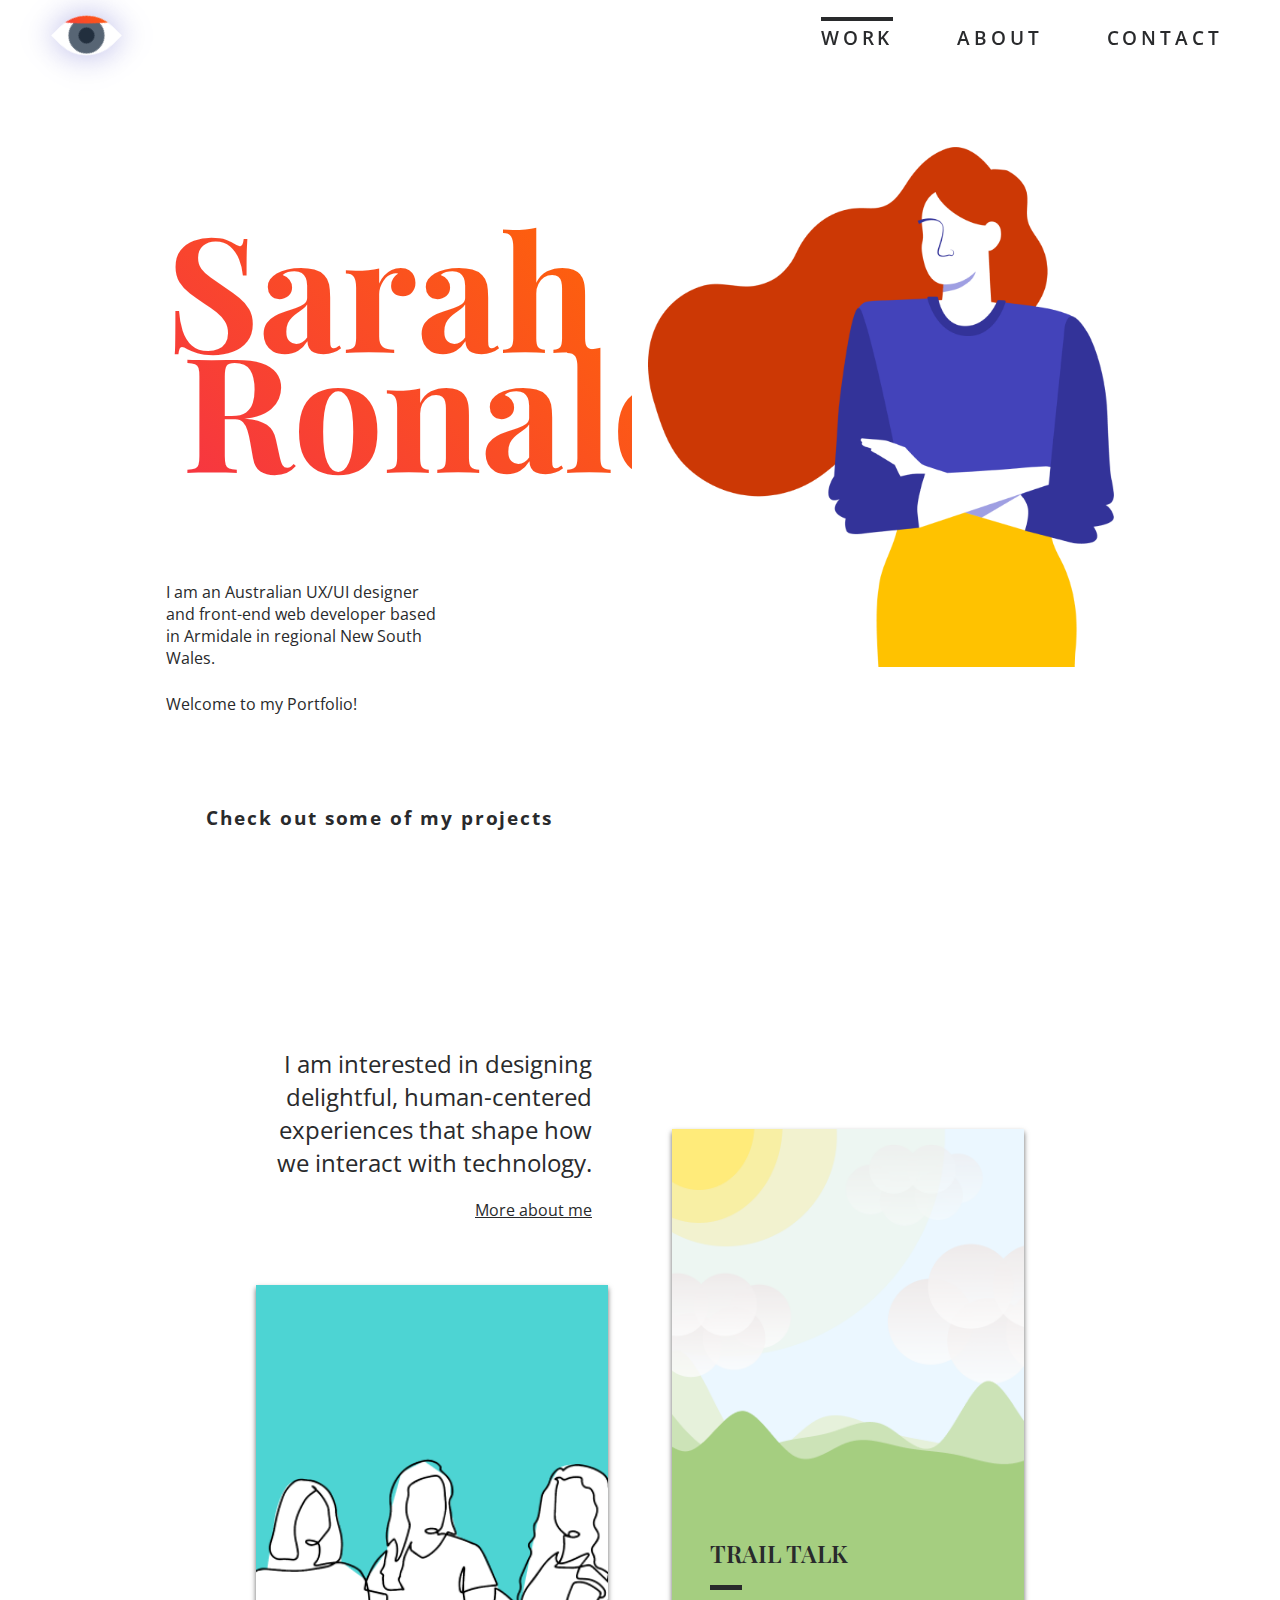
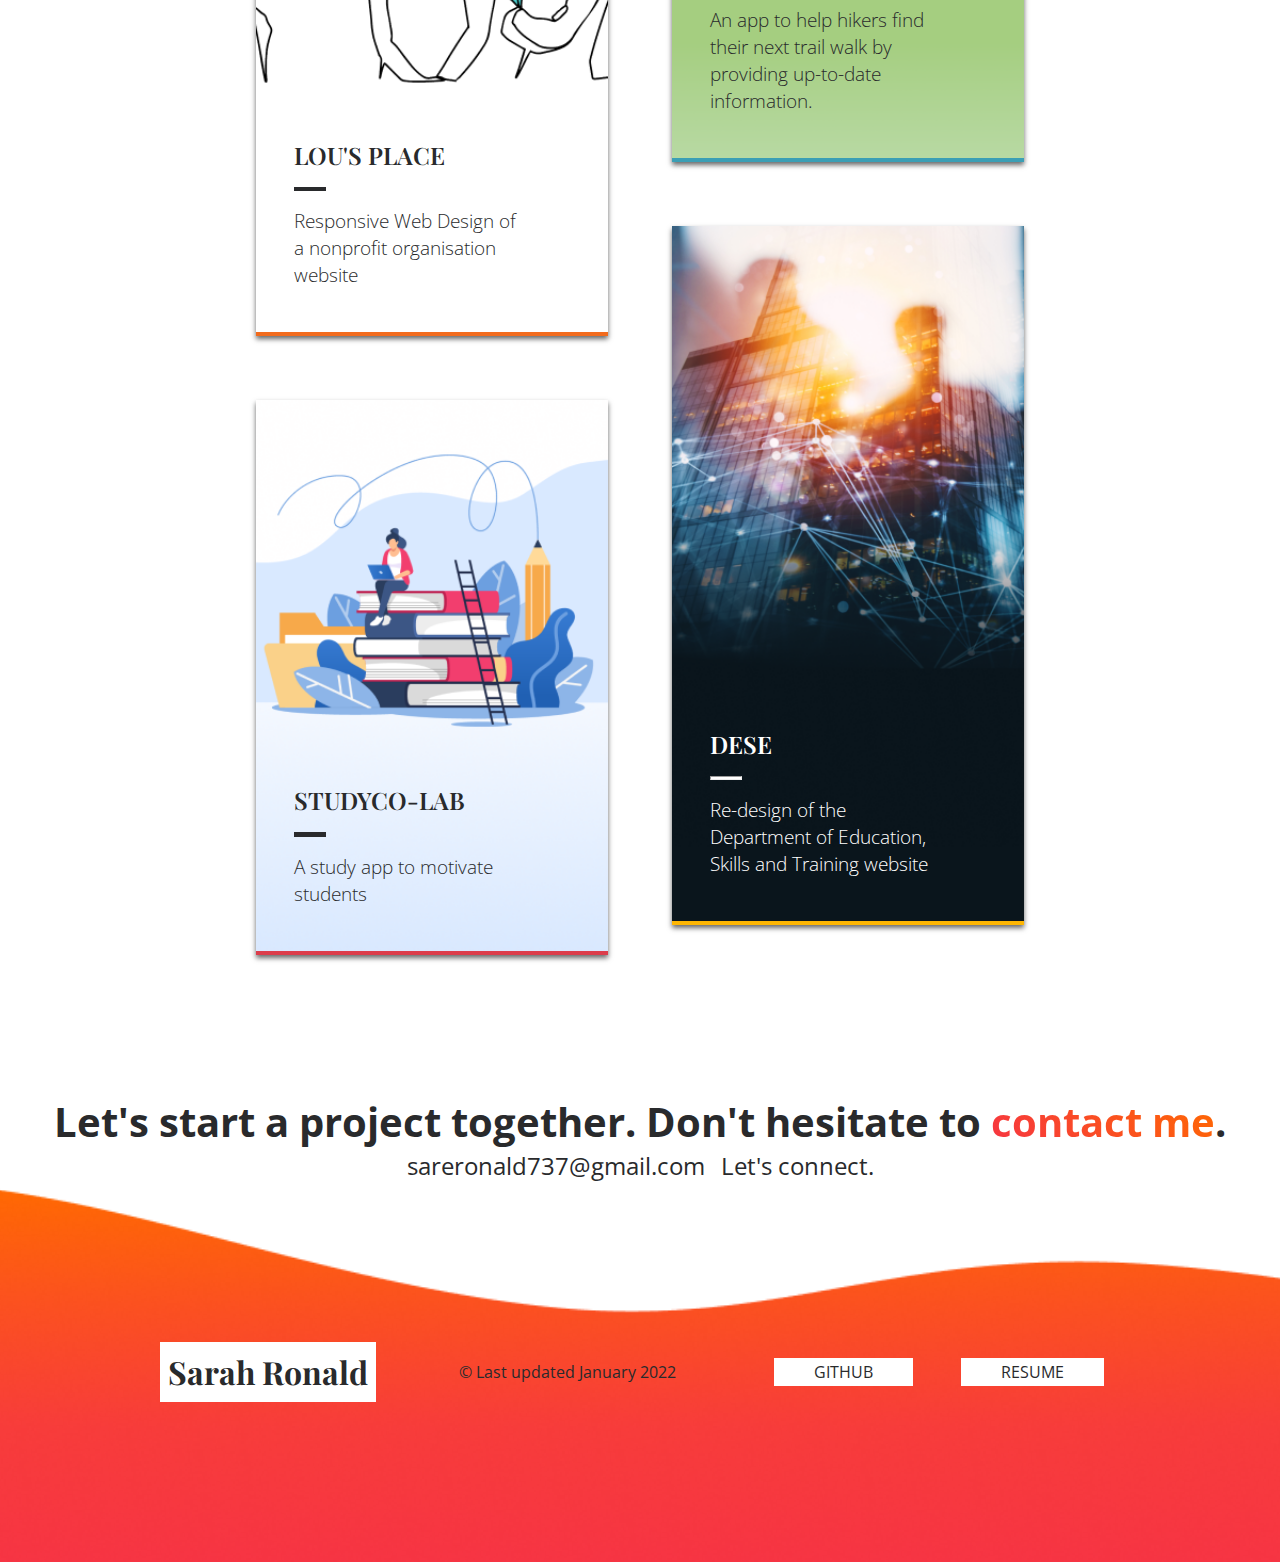
<file: index.html>
<!DOCTYPE html>
<html lang="en">
  <head>
    <meta charset="UTF-8" />
    <meta http-equiv="X-UA-Compatible" content="IE=edge" />
    <meta name="viewport" content="width=device-width, initial-scale=1.0" />
    <link rel="shortcut icon" href="assets/images/favicon.ico" type="image" />
    <title>Sarah Ronald UX/UI Portfolio</title>
    <!-- Google font link: Playfair Display -->
    <link rel="preconnect" href="https://fonts.googleapis.com" />
    <link rel="preconnect" href="https://fonts.gstatic.com" crossorigin />
    <link
      href="https://fonts.googleapis.com/css2?family=Playfair+Display:ital,wght@0,400;0,500;0,600;0,700;0,800;0,900;1,400;1,500;1,600;1,700;1,800;1,900&display=swap"
      rel="stylesheet"
    />
    <!-- Google Font link: Open Sans -->
    <link rel="preconnect" href="https://fonts.googleapis.com" />
    <link rel="preconnect" href="https://fonts.gstatic.com" crossorigin />
    <link
      href="https://fonts.googleapis.com/css2?family=Open+Sans:ital,wght@0,300;0,400;0,500;0,600;0,700;0,800;1,300;1,400;1,500;1,600;1,700;1,800&display=swap"
      rel="stylesheet"
    />
    <!-- Link to css document -->
    <link rel="stylesheet" href="assets/css/style.css" />

    <!--Font Awesome CDN Stylesheet-->
    <link
      rel="stylesheet"
      href="https://use.fontawesome.com/releases/v5.8.1/css/all.css"
      integrity="sha384-50oBUHEmvpQ+1lW4y57PTFmhCaXp0ML5d60M1M7uH2+nqUivzIebhndOJK28anvf"
      crossorigin="anonymous"
    />
    <!-- Global site tag (gtag.js) - Google Analytics -->
    <script
      async
      src="https://www.googletagmanager.com/gtag/js?id=G-RV700F9DMK"
    ></script>
    <script>
      window.dataLayer = window.dataLayer || [];
      function gtag() {
        dataLayer.push(arguments);
      }
      gtag("js", new Date());

      gtag("config", "G-RV700F9DMK");
    </script>
  </head>

  <body>
    <!-- preloader -->
    <!-- <div class="preloader">
      <img src="./assets/images/loading.png" />
    </div> -->
    <!-- Navigation -->
    <header class="primary-navbar flex">
      <!-- Toggle for Responsive navigation -->
      <a href="#hero" class="brand">
        <div class="eye">
          <div class="shut">
            <span></span>
          </div>
          <div class="ball"></div>
        </div>
      </a>
      <button
        class="mobile-nav-toggle"
        aria-controls="primary-navigation"
        aria-expanded="false"
      >
        <span class="sr-only">Menu</span>
        <!-- Menu -->
      </button>
      <nav>
        <ul
          id="primary-navigation"
          data-visible="false"
          class="primary-navigation flex"
        >
          <li class="nav-item active">
            <a href="#projects-container">Work</a>
          </li>
          <li class="nav-item">
            <a href="about.html">About</a>
          </li>
          <li class="nav-item">
            <a href="#contact-me">Contact</a>
          </li>
        </ul>
      </nav>
    </header>
    <!-- Landing page - hero section -->
    <header id="hero" class="landing-header">
      <div class="grid-6">
        <div class="myName">
          <h1 class="first">Sarah</h1>
          <h1 class="last">Ronald</h1>
        </div>
        <div class="description">
          <h4 class="description-text">
            I am an Australian UX/UI designer and front-end web developer based
            in Armidale in regional New South Wales.
          </h4>
          <h4 class="description-text">Welcome to my Portfolio!</h4>
        </div>
        <div class="flex check-out">
          <div>
            <a
              href="#projects-container"
              id="check-out"
              class="underlined-gradient"
            >
              Check out some of my projects
            </a>
          </div>
          <div class="arrow bounce">
            <a href="#projects-container"> <i class="fas fa-angle-down"></i></a>
          </div>
        </div>
      </div>
      <div class="grid-6">
        <img
          src="assets/images/asset1.png"
          alt="Sarah Ronald"
          id="self-portrait"
          class="illustration"
        />
      </div>
    </header>

    <!-- Projects/work section -->
    <section id="projects-container ln">
      <div class="project-work">
        <div class="project-intro">
          <h4 class="large-body-text">
            I am interested in designing delightful, human-centered experiences
            that shape how we interact with technology.
          </h4>
          <div class="more-about-me">
            <a href="./about.html" id="more-about-me"
              >More about me <i class="fas fa-long-arrow-alt-right"></i
            ></a>
          </div>
        </div>
        <div class="project-card" id="lous">
          <div class="card-text">
            <a href="./lous.html" class="serif-title">Lou's Place</a>
            <hr class="card-line" />
            <p class="project-description">
              Responsive Web Design of a nonprofit organisation website
            </p>
          </div>
          <a href="./lous.html"
            ><img
              src="./assets/images/lous.png"
              alt="Image of lou's place - a day refuge for women in Sydney"
              class="portfolio-image"
          /></a>
        </div>
        <div class="project-card" id="studyCoLab">
          <div class="card-text">
            <a href="#" class="serif-title">StudyCo-Lab</a>
            <hr class="card-line" />
            <p class="project-description">
              A study app to motivate students
            </p>
          </div>
          <a href="#"
            ><img
              src="./assets/images/studyco-lab.png"
              alt="Image of StudyCo-lab App"
              class="portfolio-image"
          /></a>
        </div>
        <br />
        <!-- <div class="project-card ln" id="travelSafe">
          <div class="card-text-white white-text">
            <a href="#" class="serif-title">TravelSafe</a>
            <hr class="card-line-white" />
            <p class="project-description">
              A post-pandemic travel app that provides the most recent safety
              information for travellers
            </p>
          </div>
          <a href="#"
            ><img
              src="./assets/images/travelsafe.png"
              alt="Travel-Safe app for post-pandemic travel plans"
              class="portfolio-image"
          /></a>
        </div> -->
        <div class="project-card" id="trailTalk">
          <div class="card-text">
            <a href="#" class="serif-title">Trail Talk</a>
            <hr class="card-line" />
            <p class="project-description">
              An app to help hikers find their next trail walk by providing
              up-to-date information.
            </p>
          </div>
          <a href="#"
            ><img
              src="./assets/images/trail-talk.png"
              alt="Trail Talk app for interactive trail walks"
              class="portfolio-image"
          /></a>
        </div>
        <div class="project-card" id="dese">
          <div class="card-text-white white-text">
            <a href="#" class="serif-title">DESE</a>
            <hr class="card-line-white" />
            <p class="project-description">
              Re-design of the Department of Education, Skills and Training
              website
            </p>
          </div>
          <a href="#"
            ><img
              src="./assets/images/dese.png"
              alt="Department of Education, skills and employment re-design"
              class="portfolio-image"
          /></a>
          <div class="underline"></div>
        </div>
      </div>
    </section>

    <!-- footer section -->
    <footer>
      <div class="contact" id="contact-me">
        <h4>
          Let's start a project together. Don't hesitate to
          <span class="contact-me"
            ><a
              href="mailto:sareronald737@gmail.com?subject=hi%20Sarah"
              class="nav-item"
              >contact me</a
            ></span
          >.
        </h4>
      </div>
      <div class="flex footer-details">
        <a
          href="mailto:sareronald737@gmail.com?subject=Let's%20Connect"
          class="contact-sml"
        >
          <i class="fas fa-envelope gradient-fill"></i>
          sareronald737@gmail.com
        </a>
        <a href="www.linkedin.com/in/sarah-ronald" class="contact-sml">
          <i class="fab fa-linkedin gradient-fill"></i> Let's connect.
        </a>
      </div>
      <div class="footer-wave">
        <div class="footer-list flex">
          <h4 class="footer-name">Sarah Ronald</h4>
          <h4 class="copyright">
            &copy; Last updated January 2022
          </h4>
          <ul class="footer-links flex">
            <li class="footer-item">
              <a href="https://github.com/sareronald">Github</a>
            </li>
            <li class="footer-item">
              <a
                href="https://docs.google.com/document/d/1bbbNCrFUxD9Xr7DOs7CdYop4pV-kHfoYLT13YX8KgdU/edit?usp=sharing"
                >Resume</a
              >
            </li>
          </ul>
        </div>
      </div>
    </footer>

    <script src="https://ajax.googleapis.com/ajax/libs/jquery/3.4.1/jquery.min.js"></script>
    <script src="assets/js/index.js"></script>
  </body>
</html>
</file>
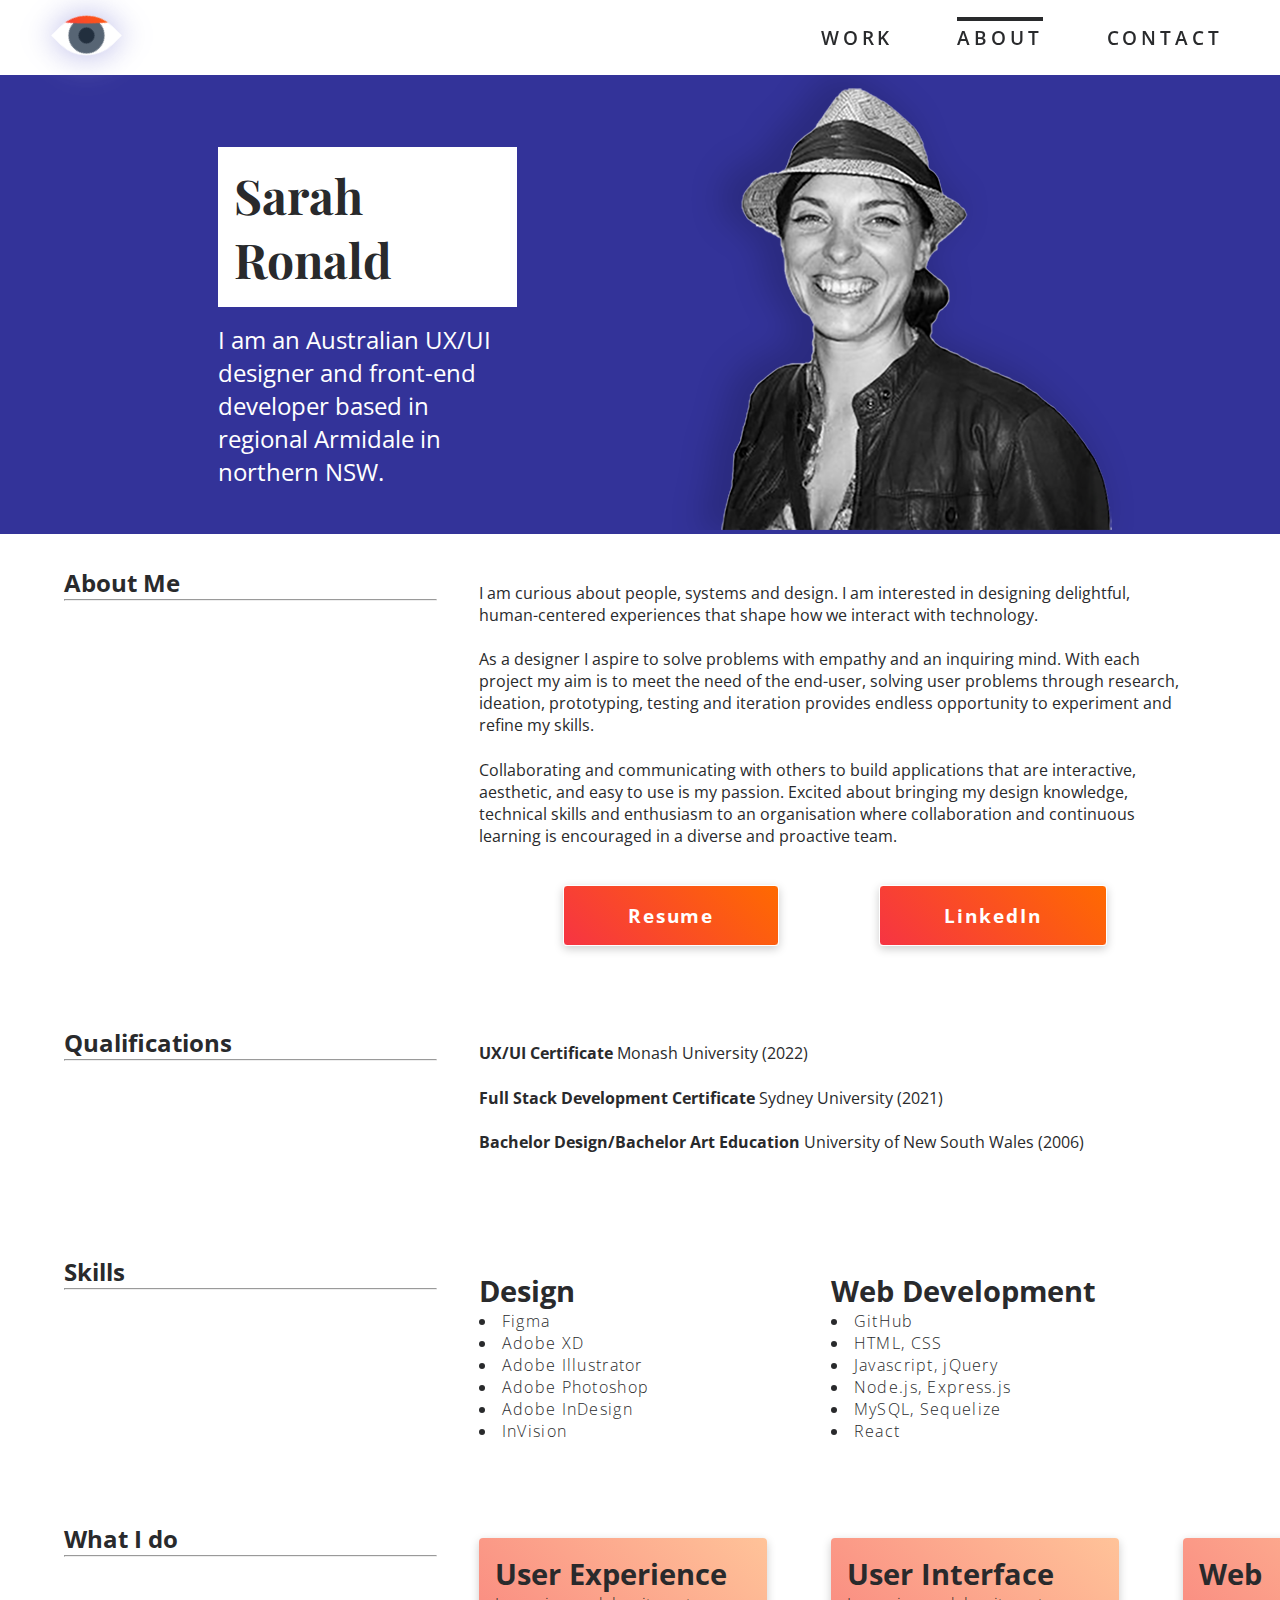
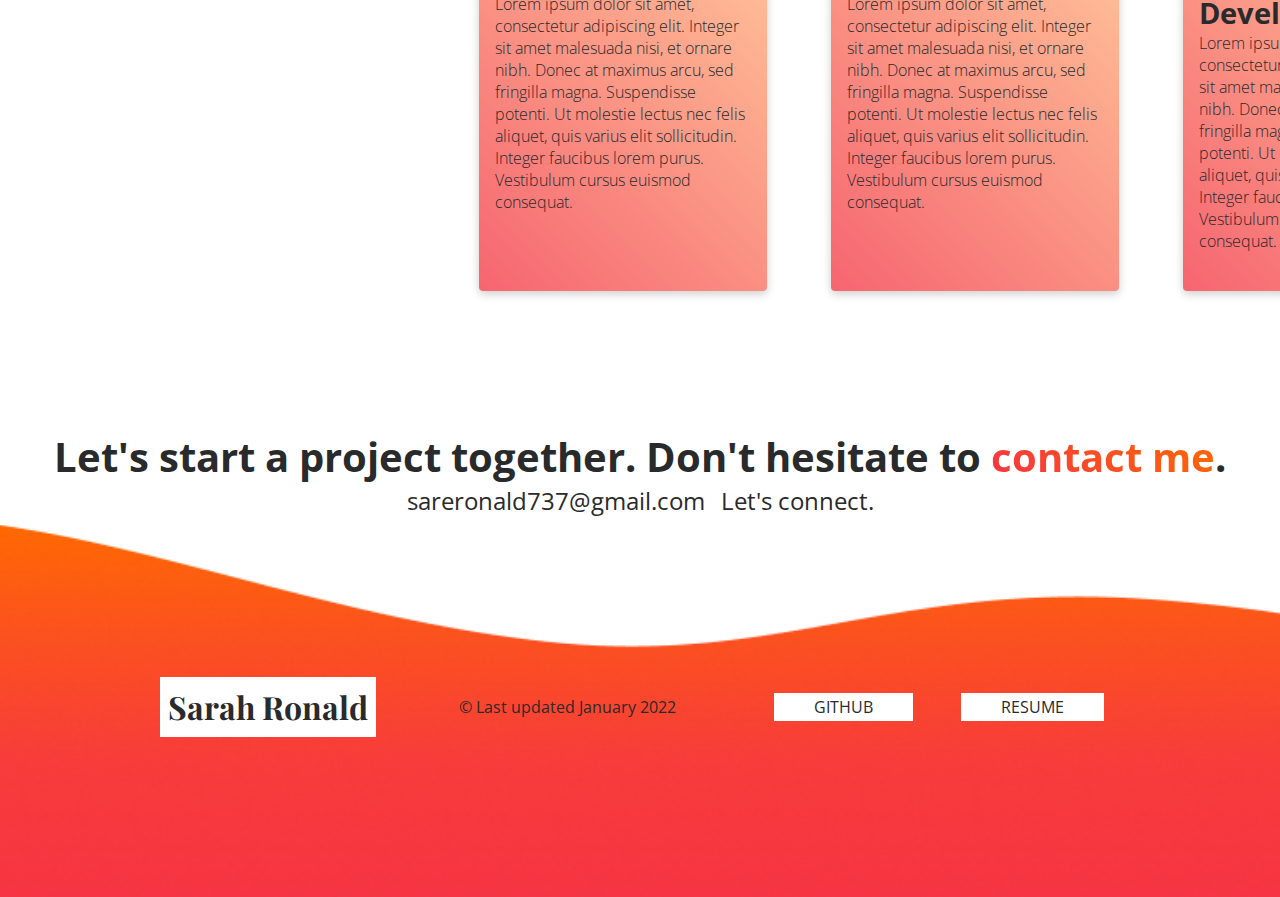
<file: about.html>
<!DOCTYPE html>
<html lang="en">
  <head>
    <meta charset="UTF-8" />
    <meta http-equiv="X-UA-Compatible" content="IE=edge" />
    <meta name="viewport" content="width=device-width, initial-scale=1.0" />
    <link rel="shortcut icon" href="assets/images/favicon.ico" type="image" />
    <title>UX Portfolio - Sarah Ronald</title>
    <!-- Google font link: Playfair Display -->
    <link rel="preconnect" href="https://fonts.googleapis.com" />
    <link rel="preconnect" href="https://fonts.gstatic.com" crossorigin />
    <link
      href="https://fonts.googleapis.com/css2?family=Playfair+Display:ital,wght@0,400;0,500;0,600;0,700;0,800;0,900;1,400;1,500;1,600;1,700;1,800;1,900&display=swap"
      rel="stylesheet"
    />
    <!-- Google Font link: Open Sans -->
    <link rel="preconnect" href="https://fonts.googleapis.com" />
    <link rel="preconnect" href="https://fonts.gstatic.com" crossorigin />
    <link
      href="https://fonts.googleapis.com/css2?family=Open+Sans:ital,wght@0,300;0,400;0,500;0,600;0,700;0,800;1,300;1,400;1,500;1,600;1,700;1,800&display=swap"
      rel="stylesheet"
    />
    <!-- Link to css document -->
    <link rel="stylesheet" href="assets/css/style.css" />

    <!--Font Awesome CDN Stylesheet-->
    <link
      rel="stylesheet"
      href="https://use.fontawesome.com/releases/v5.8.1/css/all.css"
      integrity="sha384-50oBUHEmvpQ+1lW4y57PTFmhCaXp0ML5d60M1M7uH2+nqUivzIebhndOJK28anvf"
      crossorigin="anonymous"
    />
  </head>

  <body>
    <!-- Navigation -->
    <header class="primary-navbar flex">
      <!-- Toggle for Responsive navigation -->
      <a href="index.html" class="brand">
        <div class="eye">
          <div class="shut">
            <span></span>
          </div>
          <div class="ball"></div>
        </div>
        <div class="accent"></div>
      </a>
      <button
        class="mobile-nav-toggle"
        aria-controls="primary-navigation"
        aria-expanded="false"
      >
        <span class="sr-only">Menu</span>
        <!-- Menu -->
      </button>
      <nav>
        <ul
          id="primary-navigation"
          data-visible="false"
          class="primary-navigation flex"
        >
          <li class="nav-item">
            <a href="index.html">Work</a>
          </li>
          <li class="nav-item active">
            <a href="about.html">About</a>
          </li>
          <li class="nav-item">
            <a href="#contact-me">Contact</a>
          </li>
        </ul>
      </nav>
    </header>

    <!-- About Page - header section -->
    <header class="container-gradient page-header">
      <div class="grid-6 intro">
        <h2 class="page-title">Sarah Ronald</h2>
        <p class="large-body-text" style="color: white;">
          I am an Australian UX/UI designer and front-end developer based in
          regional Armidale in northern NSW.
        </p>
      </div>
      <div class="grid-6 profile">
        <img src="assets/images/profile-bw.png" />
      </div>
    </header>

    <!-- About Me Intro -->
    <section>
      <main class="body-container">
        <div class="subtitle grid-4">
          <h2>About Me</h2>
          <hr />
        </div>
        <div class="written-detail grid-8">
          <p>
            I am curious about people, systems and design. I am interested in
            designing delightful, human-centered experiences that shape how we
            interact with technology.
          </p>
          <p>
            As a designer I aspire to solve problems with empathy and an
            inquiring mind. With each project my aim is to meet the need of the
            end-user, solving user problems through research, ideation,
            prototyping, testing and iteration provides endless opportunity to
            experiment and refine my skills.
          </p>
          <p>
            Collaborating and communicating with others to build applications
            that are interactive, aesthetic, and easy to use is my passion.
            Excited about bringing my design knowledge, technical skills and
            enthusiasm to an organisation where collaboration and continuous
            learning is encouraged in a diverse and proactive team.
          </p>
          <div class="external-links flex">
            <a
              href="https://docs.google.com/document/d/1bbbNCrFUxD9Xr7DOs7CdYop4pV-kHfoYLT13YX8KgdU/edit?usp=sharing"
              class="contact-button"
              ><i class="fas fa-file-alt"></i> Resume</a
            >
            <a href="linkedin.com/in/sarah-ronald" class="contact-button"
              ><i class="fab fa-linkedin"></i> LinkedIn</a
            >
          </div>
        </div>
      </main>

      <!-- Qualifications -->
      <section class="body-container">
        <div class="subtitle grid-4">
          <h2>Qualifications</h2>
          <hr />
        </div>
        <div class="written-detail grid-8">
          <p><strong>UX/UI Certificate</strong> Monash University (2022)</p>
          <p>
            <strong>Full Stack Development Certificate</strong> Sydney
            University (2021)
          </p>
          <p>
            <strong>Bachelor Design/Bachelor Art Education</strong> University
            of New South Wales (2006)
          </p>
        </div>
      </section>
      <!-- Skills Section-->
      <section class="body-container">
        <div class="subtitle grid-4">
          <h2>Skills</h2>
          <hr />
        </div>
        <div class="written-detail grid-8">
          <div class="list-flex">
            <div class="skills">
              <ul>
                <h4 class="list-title">Design</h4>
                <li>Figma</li>
                <li>Adobe XD</li>
                <li>Adobe Illustrator</li>
                <li>Adobe Photoshop</li>
                <li>Adobe InDesign</li>
                <li>InVision</li>
              </ul>
            </div>
            <div class="skills">
              <ul>
                <h4 class="list-title">Web Development</h4>
                <li>GitHub</li>
                <li>HTML, CSS</li>
                <li>Javascript, jQuery</li>
                <li>Node.js, Express.js</li>
                <li>MySQL, Sequelize</li>
                <li>React</li>
              </ul>
            </div>
          </div>
        </div>
      </section>
      <!-- What I do Section -->
      <section class="body-container">
        <div class="subtitle grid-4">
          <h2>What I do</h2>
          <hr />
        </div>
        <div class="written-detail grid-8">
          <div class="list-flex">
            <div class="skills skills-card">
              <h4 class="list-title">User Experience</h4>
              <p>
                Lorem ipsum dolor sit amet, consectetur adipiscing elit. Integer
                sit amet malesuada nisi, et ornare nibh. Donec at maximus arcu,
                sed fringilla magna. Suspendisse potenti. Ut molestie lectus nec
                felis aliquet, quis varius elit sollicitudin. Integer faucibus
                lorem purus. Vestibulum cursus euismod consequat.
              </p>
            </div>
            <div class="skills skills-card">
              <h4 class="list-title">User Interface</h4>
              <p>
                Lorem ipsum dolor sit amet, consectetur adipiscing elit. Integer
                sit amet malesuada nisi, et ornare nibh. Donec at maximus arcu,
                sed fringilla magna. Suspendisse potenti. Ut molestie lectus nec
                felis aliquet, quis varius elit sollicitudin. Integer faucibus
                lorem purus. Vestibulum cursus euismod consequat.
              </p>
            </div>
            <div class="skills skills-card">
              <h4 class="list-title">Web Development</h4>
              <p>
                Lorem ipsum dolor sit amet, consectetur adipiscing elit. Integer
                sit amet malesuada nisi, et ornare nibh. Donec at maximus arcu,
                sed fringilla magna. Suspendisse potenti. Ut molestie lectus nec
                felis aliquet, quis varius elit sollicitudin. Integer faucibus
                lorem purus. Vestibulum cursus euismod consequat.
              </p>
            </div>
          </div>
        </div>
      </section>
    </section>

    <!-- Scroll to top button  -->
    <a href="#" class="scrollToTopBtn"><i class="fas fa-chevron-up"></i></a>

    <!-- footer section -->
    <footer>
      <div class="contact" id="contact-me">
        <h4>
          Let's start a project together. Don't hesitate to
          <span class="contact-me"
            ><a
              href="mailto:sareronald737@gmail.com?subject=hi%20Sarah"
              class="nav-item"
              >contact me</a
            ></span
          >.
        </h4>
      </div>
      <div class="flex footer-details">
        <a
          href="mailto:sareronald737@gmail.com?subject=Let's%20Connect"
          class="contact-sml"
        >
          <i class="fas fa-envelope gradient-fill"></i>
          sareronald737@gmail.com
        </a>
        <a href="www.linkedin.com/in/sarah-ronald" class="contact-sml">
          <i class="fab fa-linkedin gradient-fill"></i> Let's connect.
        </a>
      </div>
      <div class="footer-wave">
        <div class="footer-list flex">
          <h4 class="footer-name">Sarah Ronald</h4>
          <h4 class="copyright">
            &copy; Last updated January 2022
          </h4>
          <ul class="footer-links flex">
            <li class="footer-item">
              <a href="https://github.com/sareronald">Github</a>
            </li>
            <li class="footer-item">
              <a
                href="https://docs.google.com/document/d/1bbbNCrFUxD9Xr7DOs7CdYop4pV-kHfoYLT13YX8KgdU/edit?usp=sharing"
                >Resume</a
              >
            </li>
          </ul>
        </div>
      </div>
    </footer>

    <script src="https://ajax.googleapis.com/ajax/libs/jquery/3.4.1/jquery.min.js"></script>
    <script src="assets/js/index.js"></script>
  </body>
</html>
</file>
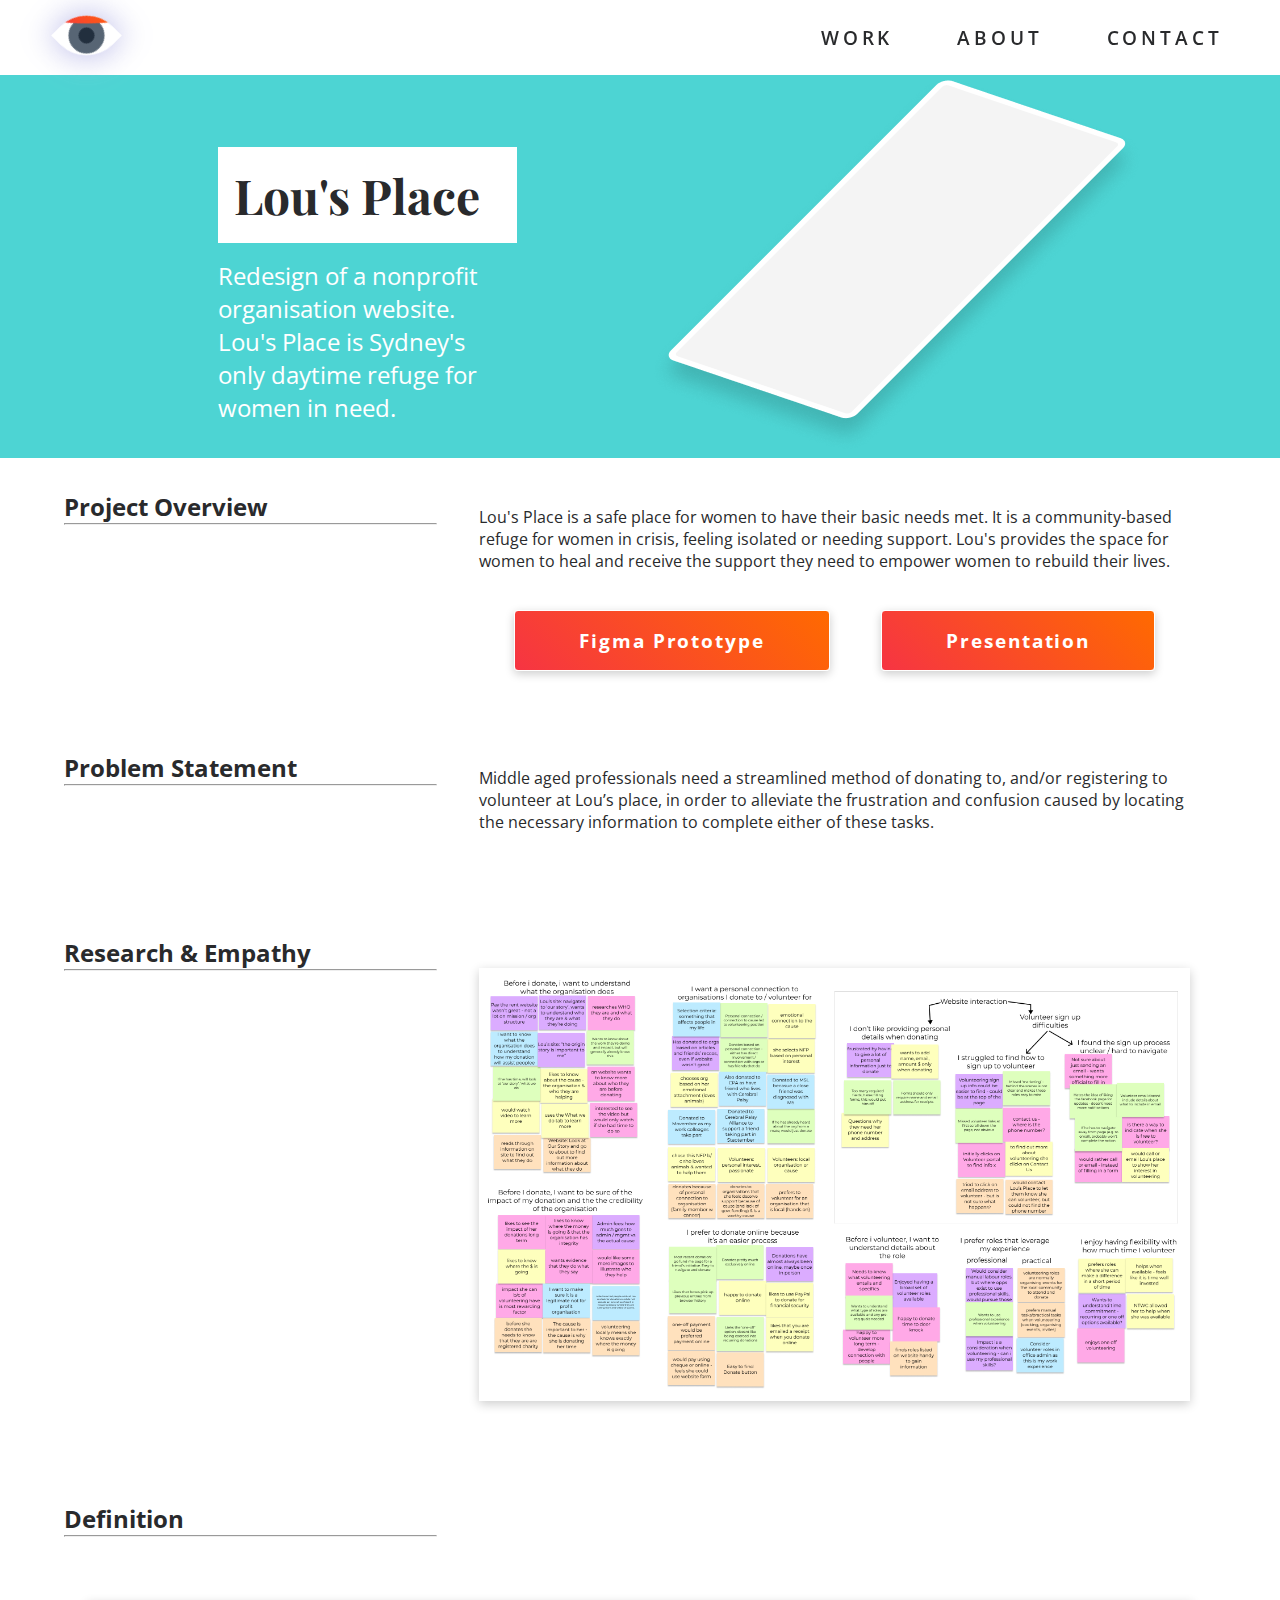
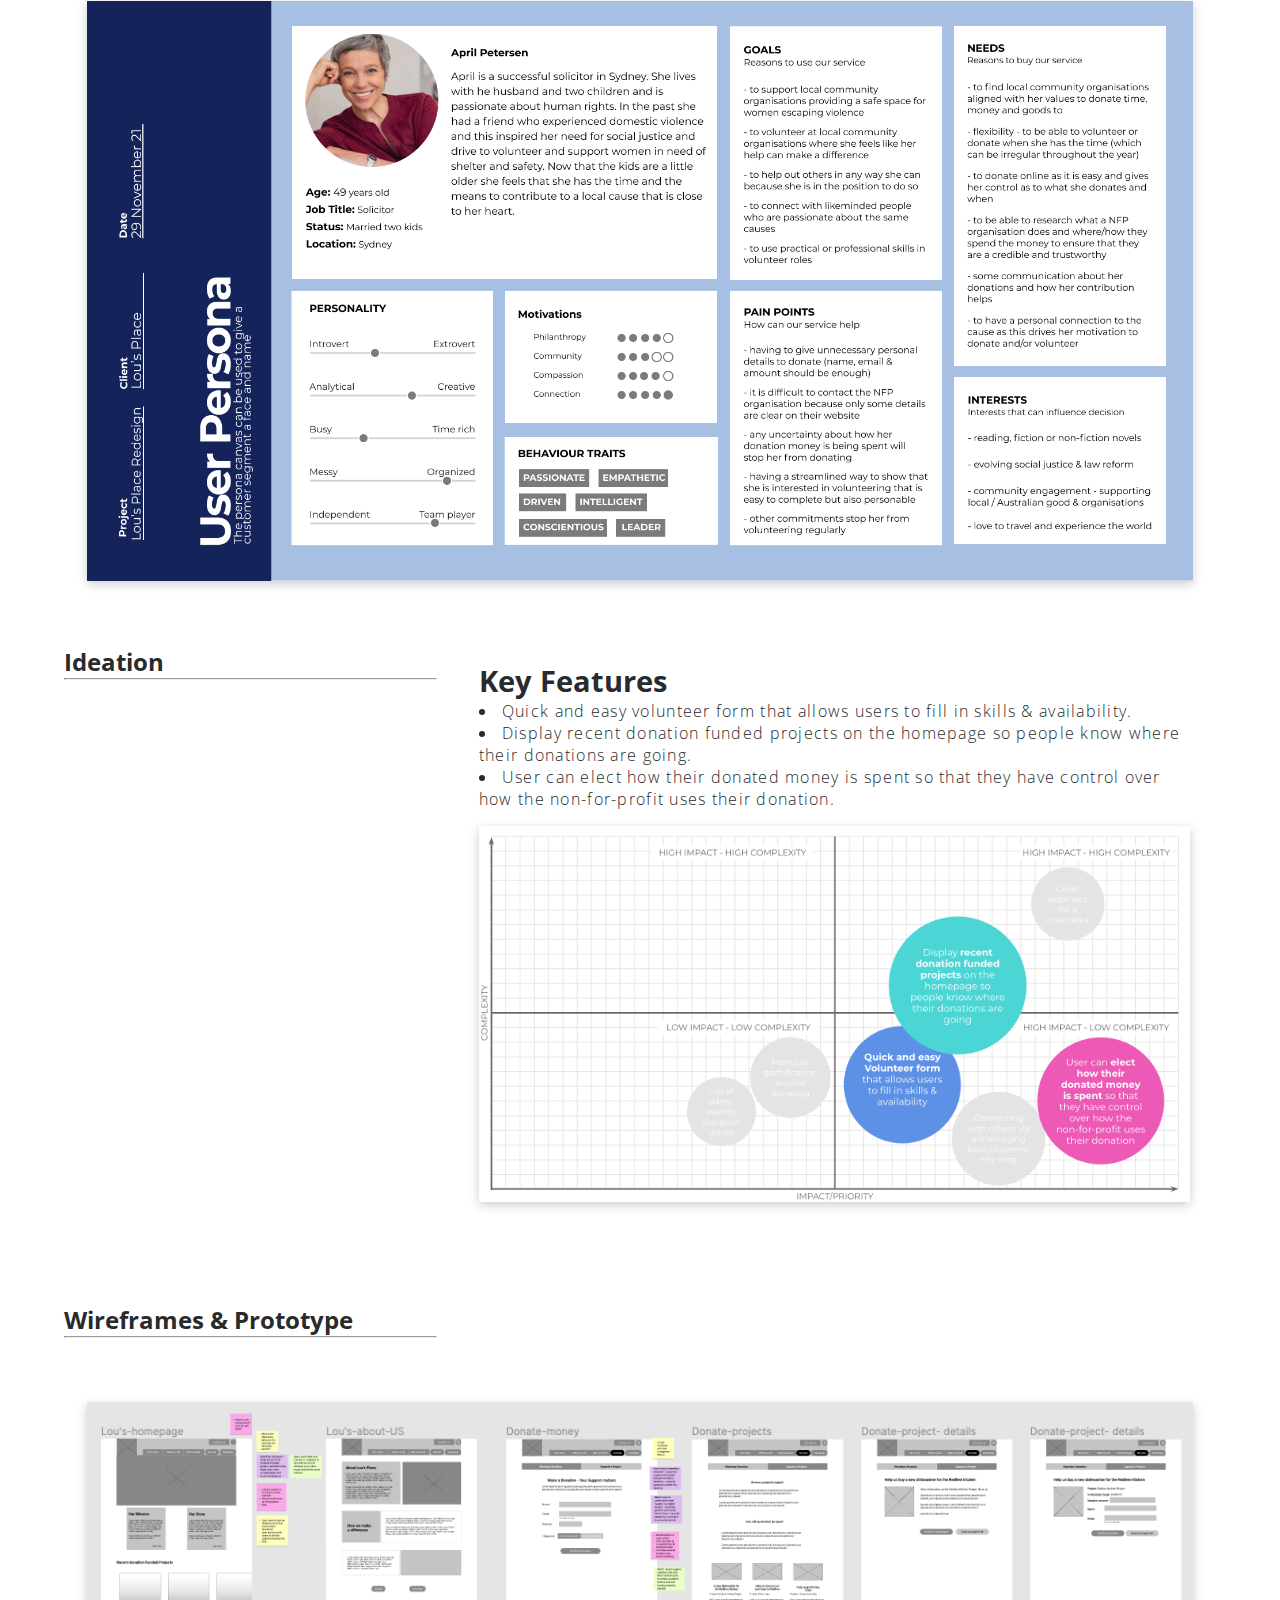
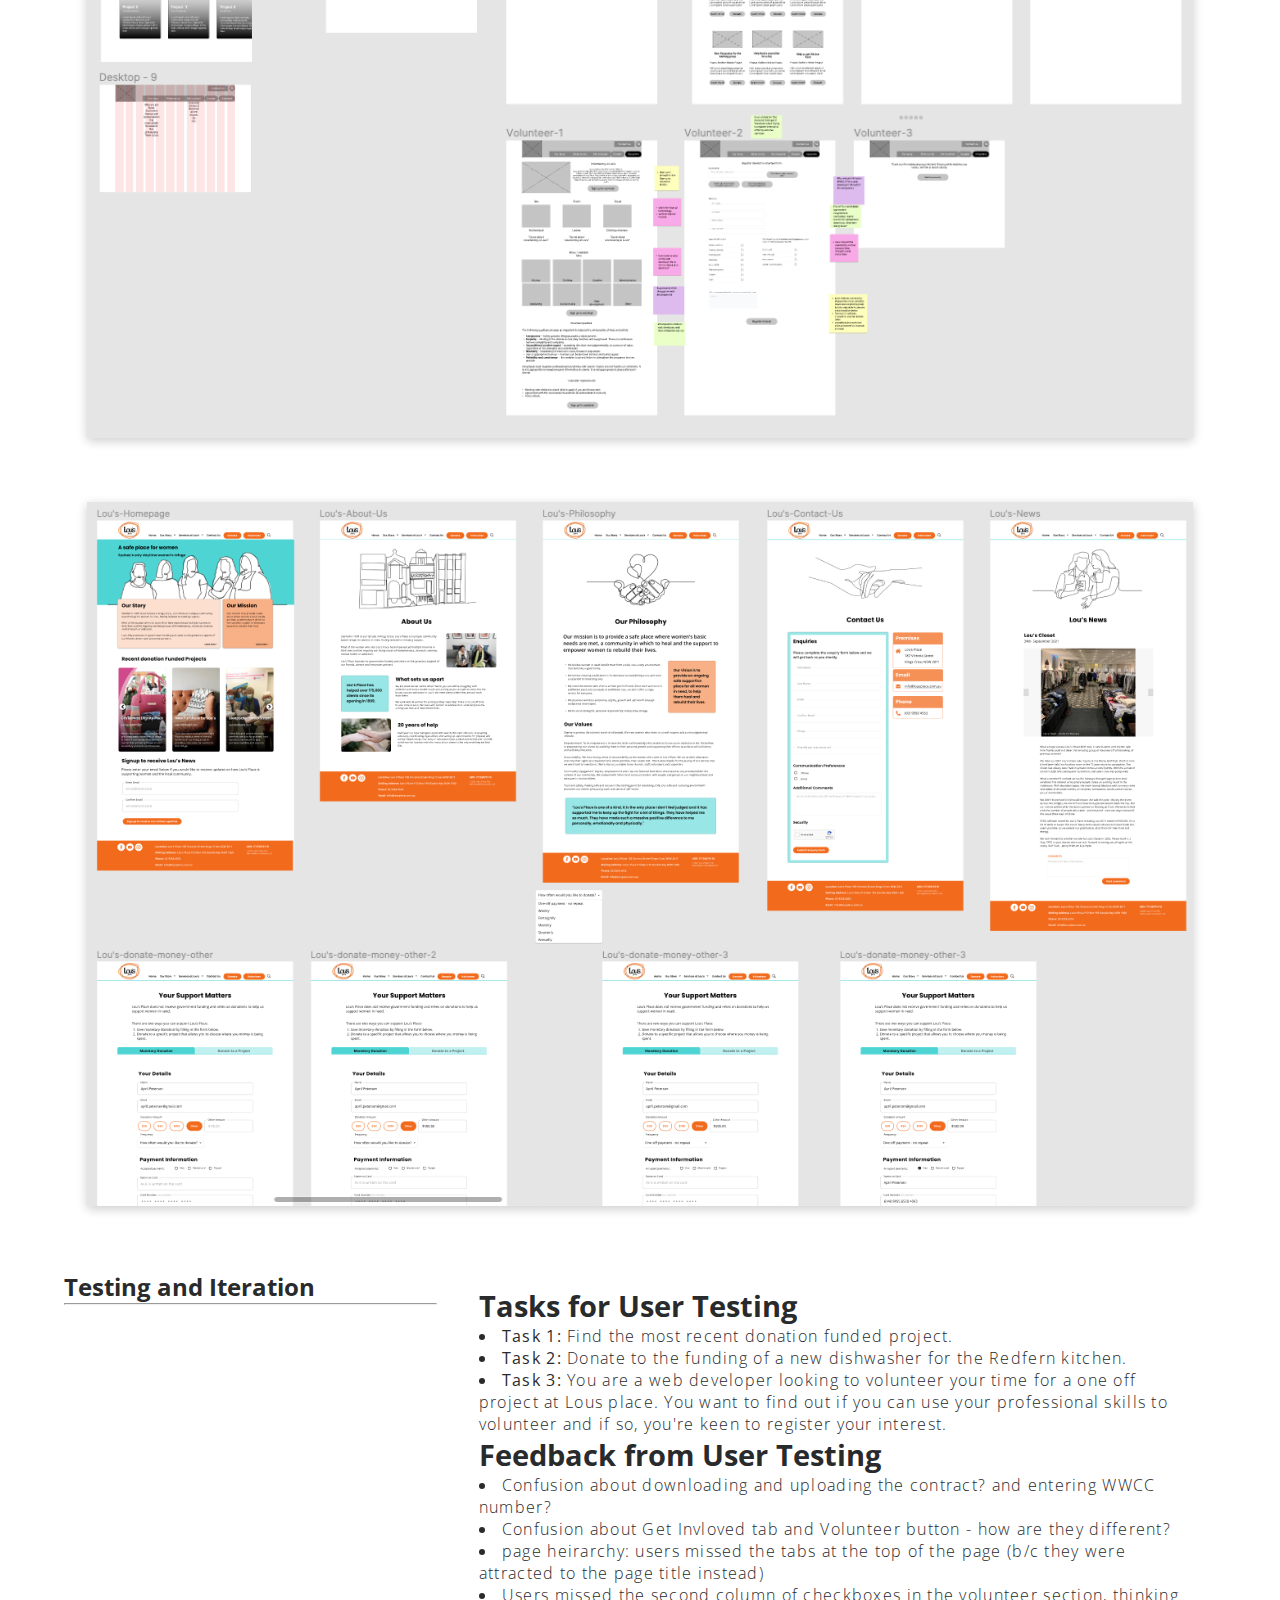
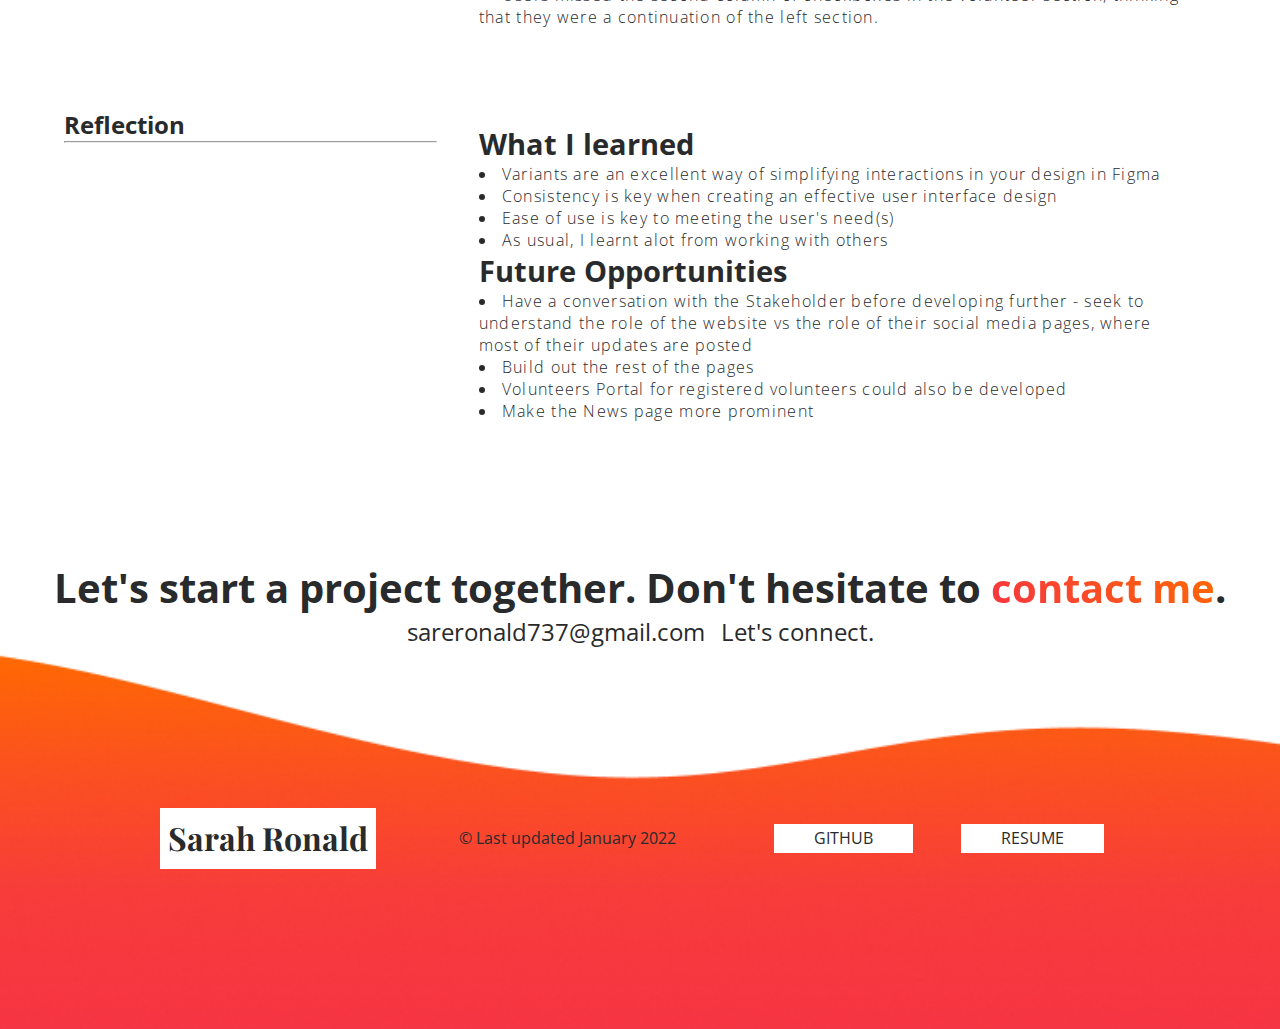
<file: lous.html>
<!DOCTYPE html>
<html lang="en">
  <head>
    <meta charset="UTF-8" />
    <meta http-equiv="X-UA-Compatible" content="IE=edge" />
    <meta name="viewport" content="width=device-width, initial-scale=1.0" />
    <link rel="shortcut icon" href="assets/images/favicon.ico" type="image" />
    <title>UX Portfolio - Sarah Ronald</title>
    <!-- Google font link: Playfair Display -->
    <link rel="preconnect" href="https://fonts.googleapis.com" />
    <link rel="preconnect" href="https://fonts.gstatic.com" crossorigin />
    <link
      href="https://fonts.googleapis.com/css2?family=Playfair+Display:ital,wght@0,400;0,500;0,600;0,700;0,800;0,900;1,400;1,500;1,600;1,700;1,800;1,900&display=swap"
      rel="stylesheet"
    />
    <!-- Google Font link: Open Sans -->
    <link rel="preconnect" href="https://fonts.googleapis.com" />
    <link rel="preconnect" href="https://fonts.gstatic.com" crossorigin />
    <link
      href="https://fonts.googleapis.com/css2?family=Open+Sans:ital,wght@0,300;0,400;0,500;0,600;0,700;0,800;1,300;1,400;1,500;1,600;1,700;1,800&display=swap"
      rel="stylesheet"
    />
    <!-- Link to css document -->
    <link rel="stylesheet" href="assets/css/style.css" />

    <!--Font Awesome CDN Stylesheet-->
    <link
      rel="stylesheet"
      href="https://use.fontawesome.com/releases/v5.8.1/css/all.css"
      integrity="sha384-50oBUHEmvpQ+1lW4y57PTFmhCaXp0ML5d60M1M7uH2+nqUivzIebhndOJK28anvf"
      crossorigin="anonymous"
    />
  </head>

  <body>
    <!-- Navigation -->
    <header class="primary-navbar flex">
      <!-- Toggle for Responsive navigation -->
      <a href="index.html" class="brand">
        <div class="eye">
          <div class="shut">
            <span></span>
          </div>
          <div class="ball"></div>
        </div>
        <div class="accent"></div>
      </a>
      <button
        class="mobile-nav-toggle"
        aria-controls="primary-navigation"
        aria-expanded="false"
      >
        <span class="sr-only">Menu</span>
        <!-- Menu -->
      </button>
      <nav>
        <ul
          id="primary-navigation"
          data-visible="false"
          class="primary-navigation flex"
        >
          <li class="nav-item">
            <a href="index.html">Work</a>
          </li>
          <li class="nav-item">
            <a href="about.html">About</a>
          </li>
          <li class="nav-item">
            <a href="#contact-me">Contact</a>
          </li>
        </ul>
      </nav>
    </header>
    <!-- Progress bar -->
    <div id="progress-bar"></div>

    <!-- Lou's Place - PROJECT - header section -->
    <header class="page-header lous-container">
      <div class="grid-6 intro">
        <h2 class="page-title">Lou's Place</h2>
        <p class="large-body-text" style="color: white;">
          Redesign of a nonprofit organisation website.
        </p>
        <p class="large-body-text" style="color: white;">
          Lou's Place is Sydney's only daytime refuge for women in need.
        </p>
      </div>
      <div class="grid-6 header-image">
        <img src="assets/images/phone.png" />
      </div>
    </header>

    <!-- Project Overview -->
    <section>
      <main class="body-container">
        <div class="subtitle grid-4">
          <h2 id="scroll-target">Project Overview</h2>
          <hr />
        </div>
        <div class="written-detail grid-8">
          <p>
            Lou's Place is a safe place for women to have their basic needs met.
            It is a community-based refuge for women in crisis, feeling isolated
            or needing support. Lou's provides the space for women to heal and
            receive the support they need to empower women to rebuild their
            lives.
          </p>
          <div class="external-links flex">
            <a
              href="https://www.figma.com/proto/JVGggA3DLRWzQuvFCL3phq/Lou's-Place-Redesign-2021---Sarah?node-id=285%3A3935&scaling=scale-down&page-id=285%3A3934&starting-point-node-id=285%3A3935 "
              class="contact-button"
              ><i class="fab fa-figma"></i> Figma Prototype</a
            >
            <a
              href="https://docs.google.com/presentation/d/1EwHiexeS6QDxG7M_brso8HRb0wu1g_RTJWHF0Tlbq8k/edit?usp=sharing"
              class="contact-button"
              ><i class="fas fa-desktop"></i> Presentation</a
            >
          </div>
        </div>
      </main>

      <!-- Problem Statement -->
      <section class="body-container">
        <div class="subtitle grid-4">
          <h2>Problem Statement</h2>
          <hr />
        </div>
        <div class="written-detail grid-8">
          <p>
            Middle aged professionals need a streamlined method of donating to,
            and/or registering to volunteer at Lou’s place, in order to
            alleviate the frustration and confusion caused by locating the
            necessary information to complete either of these tasks.
          </p>
        </div>
      </section>
      <!-- Research and Empathy Section-->
      <section class="body-container">
        <div class="subtitle grid-4">
          <h2>Research & Empathy</h2>
          <hr />
        </div>
        <div class="written-detail grid-8">
          <!-- <p>
            Lorem ipsum dolor sit amet, consectetur adipiscing elit. Quis
            malesuada interdum faucibus porttitor tellus. Praesent sapien
            pellentesque arcu, nibh convallis lectus est pulvinar. Euismod
            volutpat venenatis cum vitae egestas volutpat amet lorem augue. Ac
            in nunc accumsan, gravida. Elit, augue sem in viverra sed sapien.
            Maecenas donec odio hac non sodales nunc volutpat volutpat sit.
          </p> -->
          <div>
            <img
              src="assets/images/affinity.png"
              alt="Lou's Place Affinity Map"
              class="sml-image"
            />
          </div>
        </div>
      </section>
      <!-- Definition Section -->
      <section class="body-container">
        <div class="subtitle grid-4">
          <h2>Definition</h2>
          <hr />
        </div>
      </section>
      <section>
        <div class="written-detail grid-12">
          <img
            src="assets/images/user-persona.png"
            alt="Lou's Place Affinity Map"
            class="lrg-image"
          />
        </div>
      </section>

      <!-- Ideation Section -->
      <section class="body-container">
        <div class="subtitle grid-4">
          <h2>Ideation</h2>
          <hr />
        </div>
        <div class="written-detail grid-8">
          <div class="skills">
            <ul>
              <h4 class="list-title">Key Features</h4>
              <li>
                Quick and easy volunteer form that allows users to fill in
                skills & availability.
              </li>
              <li>
                Display recent donation funded projects on the homepage so
                people know where their donations are going.
              </li>
              <li>
                User can elect how their donated money is spent so that they
                have control over how the non-for-profit uses their donation.
              </li>
            </ul>
          </div>
          <div>
            <img
              src="assets/images/matrix.png"
              alt="Lou's Place 2x2 matrix"
              class="sml-image"
            />
          </div>
        </div>
      </section>
      <!-- Wireframes & Prototype -->
      <section class="body-container">
        <div class="subtitle grid-4">
          <h2>Wireframes & Prototype</h2>
          <hr />
        </div>
      </section>
      <section>
        <div class="written-detail grid-12">
          <img
            src="assets/images/lofi-wireframes.png"
            alt="Low fidelity wireframes"
            class="lrg-image"
          />
        </div>
      </section>
      <section>
        <div class="written-detail grid-12">
          <img
            src="assets/images/hifi-wireframes.png"
            alt="High fidelity wireframes"
            class="lrg-image"
          />
        </div>
      </section>

      <!-- Testing & Iteration -->
      <section class="body-container">
        <div class="subtitle grid-4">
          <h2>Testing and Iteration</h2>
          <hr />
        </div>
        <div class="written-detail grid-8">
          <div class="skills">
            <ul>
              <h4 class="list-title">Tasks for User Testing</h4>
              <li>
                <strong>Task 1:</strong> Find the most recent donation funded
                project.
              </li>
              <li>
                <strong>Task 2:</strong> Donate to the funding of a new
                dishwasher for the Redfern kitchen.
              </li>
              <li>
                <strong>Task 3:</strong> You are a web developer looking to
                volunteer your time for a one off project at Lous place. You
                want to find out if you can use your professional skills to
                volunteer and if so, you're keen to register your interest.
              </li>
            </ul>
          </div>
          <div class="skills">
            <ul>
              <h4 class="list-title">Feedback from User Testing</h4>
              <li>
                Confusion about downloading and uploading the contract? and
                entering WWCC number?
              </li>
              <li>
                Confusion about Get Invloved tab and Volunteer button - how are
                they different?
              </li>
              <li>
                page heirarchy: users missed the tabs at the top of the page
                (b/c they were attracted to the page title instead)
              </li>
              <li>
                Users missed the second column of checkboxes in the volunteer
                section, thinking that they were a continuation of the left
                section.
              </li>
            </ul>
          </div>
        </div>
      </section>
      <!-- <section style="margin: 0 5%;">
        <div class="list-flex" style="margin-bottom: 2rem;">
          <div class="grid-6 image-placeholder"></div>
          <i class="fas fa-long-arrow-alt-right"></i>
          <div class="grid-6 image-placeholder"></div>
        </div>
        <div class="list-flex">
          <div class="grid-6 image-placeholder"></div>
          <i class="fas fa-long-arrow-alt-right"></i>
          <div class="grid-6 image-placeholder"></div>
        </div>
      </section> -->
    </section>
    <!-- Reflection-->
    <section class="body-container">
      <div class="subtitle grid-4">
        <h2>Reflection</h2>
        <hr />
      </div>
      <div class="written-detail grid-8">
        <div class="skills">
          <ul>
            <h4 class="list-title">What I learned</h4>
            <li>
              Variants are an excellent way of simplifying interactions in your
              design in Figma
            </li>
            <li>
              Consistency is key when creating an effective user interface
              design
            </li>
            <li>Ease of use is key to meeting the user's need(s)</li>
            <li>As usual, I learnt alot from working with others</li>
          </ul>
          <ul>
            <h4 class="list-title">Future Opportunities</h4>
            <li>
              Have a conversation with the Stakeholder before developing further
              - seek to understand the role of the website vs the role of their
              social media pages, where most of their updates are posted
            </li>
            <li>Build out the rest of the pages</li>
            <li>
              Volunteers Portal for registered volunteers could also be
              developed
            </li>
            <li>Make the News page more prominent</li>
          </ul>
        </div>
      </div>
    </section>

    <!-- Scroll to top button  -->
    <a href="#" class="scrollToTopBtn"><i class="fas fa-chevron-up"></i></a>

    <!-- footer section -->
    <footer>
      <div class="contact" id="contact-me">
        <h4>
          Let's start a project together. Don't hesitate to
          <span class="contact-me"
            ><a
              href="mailto:sareronald737@gmail.com?subject=hi%20Sarah"
              class="nav-item"
              >contact me</a
            ></span
          >.
        </h4>
      </div>
      <div class="flex footer-details">
        <a
          href="mailto:sareronald737@gmail.com?subject=Let's%20Connect"
          class="contact-sml"
        >
          <i class="fas fa-envelope gradient-fill"></i>
          sareronald737@gmail.com
        </a>
        <a href="www.linkedin.com/in/sarah-ronald" class="contact-sml">
          <i class="fab fa-linkedin gradient-fill"></i> Let's connect.
        </a>
      </div>
      <div class="footer-wave">
        <div class="footer-list flex">
          <h4 class="footer-name">Sarah Ronald</h4>
          <h4 class="copyright">
            &copy; Last updated January 2022
          </h4>
          <ul class="footer-links flex">
            <li class="footer-item">
              <a href="https://github.com/sareronald">Github</a>
            </li>
            <li class="footer-item">
              <a
                href="https://docs.google.com/document/d/1bbbNCrFUxD9Xr7DOs7CdYop4pV-kHfoYLT13YX8KgdU/edit?usp=sharing"
                >Resume</a
              >
            </li>
          </ul>
        </div>
      </div>
    </footer>

    <script src="https://ajax.googleapis.com/ajax/libs/jquery/3.4.1/jquery.min.js"></script>
    <script src="assets/js/index.js"></script>
  </body>
</html>
</file>
<file: assets/css/style.css>
* {
  margin: 0;
  padding: 0;
  box-sizing: border-box;
}

html {
  scroll-behavior: smooth;
  background-color: white;
}
body {
  overflow-x: hidden;
  color: #292a2c;
}

/* ===================== */
/* ===== VARIABLES ===== */
/* ===================== */
:root {
  --grid-a: 2;
  --grid-b: 4;
  --grid-c: 6;
  --grid-d: 8;
  --grid-e: 12;
}

.ln {
  border: 1px solid #424242;
}

.flex {
  display: flex;
  gap: 1rem;
  flex-direction: row;
}

.grid-2 {
  grid-column: span var(--grid-a);
}

.grid-4 {
  grid-column: span var(--grid-b);
}

.grid-6 {
  grid-column: span var(--grid-c);
}

.grid-8 {
  grid-column: span var(--grid-d);
}

.grid-12 {
  grid-column: span var(--grid-e);
}

.page-header,
.landing-header {
  display: grid;
  grid-template-columns: repeat(12, 1fr);
  grid-gap: 1rem;
  padding: 0 5vw;
}

.landing-header {
  min-height: 100vh;
}

.body-container {
  display: grid;
  grid-template-columns: repeat(12, 1fr);
  grid-gap: 1rem;
  padding: 2rem 5vw;
  /* background-color: aquamarine; */
}

/* PRELOADER to introduce the page */
.preloader {
  position: fixed;
  width: 100%;
  height: 100vh;
  z-index: 100000;
  background-color: white;
  top: 0;
  display: flex;
  align-items: center;
  justify-content: center;
}

.preloader img {
  animation: spin 3s ease infinite;
  width: 150px;
}

@keyframes spin {
  0% {
    transform: rotate(0deg);
  }
  50% {
    transform: rotate (360deg);
  }
  100% {
    transform: rotate(729deg);
  }
}

/* EYE ANIMATION in NAVBAR */
.eye {
  width: 50px;
  height: 50px;
  background: white;
  filter: drop-shadow(0.1px 0.1px 1rem hsl(240, 50%, 80%));
  position: absolute;
  top: 5%;
  left: 5%;
  margin: 0.6rem 0;
  transform: translate(-5%, -5%) rotate(45deg);
  border-radius: 75% 0;
  overflow: hidden;
  cursor: pointer;
}

.ball {
  width: 36px;
  height: 36px;
  background: #222f3e;
  border-radius: 50%;
  border: 10px solid #576574;
  position: absolute;
  top: 50%;
  left: 50%;
  transform: translate(-50%, -50%);
}

.shut {
  width: 80px;
  height: 50px;
  position: absolute;
  position: absolute;
  top: 50%;
  left: 50%;
  transform: translate(-50%, -50%) rotate(-45deg);
  z-index: 1;
}

.shut span {
  display: block;
  width: 100%;
  height: 25%;
  background: linear-gradient(45deg, #f63443, #ff6a00);
  border-radius: 0 0 70% 70%;
  transition: 0 4s all;
}

.eye:hover > .shut span {
  height: 100%;
}

/* NAVIGATION STYLES */
/* ================= */
.brand {
  margin: 1rem;
}

.primary-navbar {
  align-items: center;
  justify-content: space-between;
  background-color: rgba(255, 255, 255, 0.7);
  z-index: 9;
  position: sticky;
  top: 0;
  left: 0;
  padding: 1rem 2vw;
}

.primary-navigation {
  list-style: none;
  padding: 0;
  margin: 0;
  background-color: rgba(255, 255, 255, 0.2);
  backdrop-filter: blur(1rem);
  padding: 0.5rem;
}

.nav-item a {
  color: #292a2c;
  text-decoration: none;
  font-family: "Open Sans", sans-serif;
  font-weight: 600;
  text-transform: uppercase;
  letter-spacing: 0.2em;
  font-size: 1.2rem;
  margin: 1.5rem;
  cursor: pointer;
  padding: 0.2rem 0;
}

.nav-item a:hover {
  background: linear-gradient(45deg, #f63443, #ff6a00);
  background-size: 100%;
  background-clip: inherit;
  -webkit-background-clip: text;
  -webkit-text-fill-color: transparent;
}

.active a {
  border-top: 0.3rem solid #292a2c;
}

.mobile-nav-toggle {
  display: none;
}

/* Landing Page Content */
#hero {
  margin-top: 8vh;
  margin-left: 8vw;
  margin-right: 8vw;
}

/* My name on the Landing page */
.myName {
  font-family: "Playfair Display", serif;
  font-size: 5em;
  background: linear-gradient(45deg, #f63443, #ff6a00);
  background-size: 100%;
  background-clip: inherit;
  -webkit-background-clip: text;
  -webkit-text-fill-color: transparent;
  padding-bottom: 0.2em;
  padding-top: 1em;
  margin-bottom: -0.2em;
}

.first {
  line-height: 0.75;
}

.last {
  line-height: 0.75;
  padding-left: 1rem;
}

.description-text {
  font-family: "Open Sans", sans-serif;
  font-size: 1em;
  font-weight: 400;
  padding-top: 1.5rem;
}

.description {
  padding: 10vh 0;
  padding-right: 12rem;
}

.illustration {
  max-width: 100%;
  background-color: transparent;
}

.checkout {
  position: absolute;
}

.check-out a {
  font-family: "Open Sans", sans-serif;
  font-size: 1.2em;
  font-weight: 700;
  letter-spacing: 0.1em;
  text-decoration: none;
  color: #292a2c;
  line-height: 1.6rem;
  padding: 1rem 1rem 1rem 2.5rem;
  /* padding-left: 3rem; */
}

.underlined-gradient {
  background-image: linear-gradient(to right, transparent 50%, aqua 50%);
  background-size: 200%;
  transition: background-position 0.5s;
}

.underlined-gradient:hover {
  background-position: -100%;
}

.arrow {
  position: absolute;
  font-size: 1.5em;
  width: auto;
  height: auto;
  left: 9em;
}

.arrow a {
  text-decoration: none;
  color: #292a2c;
  padding: 1rem;
  font-size: 1.5rem;
}

.bounce {
  animation: bounceArrow 0.7s infinite;
}

@keyframes bounceArrow {
  from {
    margin-top: 0px;
  }
  50% {
    margin-top: 7px;
  }
  to {
    margin-top: 0px;
  }
}

.linkDesign {
  padding: 20px 0;
}

.linkDesign a {
  text-decoration: none;
  color: #292a2c;
}

/* PROJECTS SECTION on HOMEPAGE */
#projects-container {
  padding-top: 9vh;
  padding-bottom: 4vh;
}

.project-intro {
  font-family: "Open Sans", sans-serif;
  max-width: 40rem;
  text-align: right;
  margin-right: 1rem;
}

.large-body-text {
  font-size: 1.5em;
  font-weight: 400;
}

#more-about-me {
  font-size: 1em;
  color: #292a2c;
}

.more-about-me {
  padding-top: 20px;
}

.project-work {
  grid-template-columns: repeat (2, 1fr);
  max-width: 48rem;
  margin: 0 auto;
  display: column;
  columns: 2;
  gap: 4rem;
}

.project-intro {
  font-family: "Open Sans", sans-serif;
  width: minmax(40rem, auto);
  text-align: right;
  /* margin-right: 1rem; */
}

.large-body-text {
  font-family: "Open Sans", sans-serif;
  font-size: 1.5em;
  font-weight: 400;
}

.card-text,
.card-text-white {
  position: absolute;
  bottom: 3rem;
  left: 2.4rem;
}

.card-text a {
  text-decoration: none;
  color: #292a2c;
  font-weight: 600;
}

.card-text-white a {
  text-decoration: none;
  color: white;
  font-weight: 600;
}

.project-card {
  position: relative;
  margin: 4rem 0;
  box-shadow: 0 3px 5px rgb(0 0 0 / 0.6);
  transition: all 300ms ease-in-out;
}

.project-card:hover {
  transform: scale(1.02);
  box-shadow: 0 8px 30px rgb(0 0 0 / 0.4);
}

.portfolio-image {
  object-fit: cover;
  width: 100%;
  height: 100%;
}

#travelSafe {
  background-color: #009bde;
}

#dese {
  background-color: #feb603;
}

#lous {
  background-color: #f26b1d;
}

#studyCoLab {
  background-color: #dc3d4b;
}

#trailTalk {
  background-color: #3b9fb5;
}

.serif-title {
  font-family: "Playfair Display", serif;
  font-size: 1.5em;
  text-transform: uppercase;
  bottom: 1rem;
  padding-bottom: 1rem;
}

.card-line {
  width: 2rem;
  height: 0.3rem;
  background-color: #292a2c;
  border: none;
  margin: 1rem 0;
}

.card-line-white {
  width: 2rem;
  height: 0.3rem;
  background-color: white;
  margin: 1rem 0;
}

.project-description {
  font-family: "Open Sans", sans-serif;
  font-size: 1.2em;
  font-weight: 300;
  max-width: 14rem;
}

.white-text p {
  color: white;
}

/* ABOUT PAGE */
/* ========== */
.container-gradient {
  background-color: #333399;
  padding-bottom: 0;
  border: none;
}
.intro {
  padding-top: 8vh;
  padding-left: 12vw;
  padding-right: 9vw;
}
.page-title {
  font-size: 3em;
  font-family: "Playfair Display", serif;
  padding: 1rem;
  background-color: white;
  margin-bottom: 1rem;
}

.subtitle {
  font-family: "Open Sans", sans-serif;
}

.written-detail {
  font-family: "Open Sans", sans-serif;
  padding: 1rem 2vw;
}

.written-detail p {
  padding-bottom: 1.4rem;
}

.external-links {
  justify-content: space-evenly;
}

.contact-button {
  padding: 1rem 4rem;
  border-radius: 0.25rem;
  border: 0.1rem solid white;
  /* background: #ff6a00; */
  background-image: linear-gradient(45deg, #f63443, #ff6a00);
  color: white;
  text-decoration: none;
  font-family: "Open Sans", sans-serif;
  margin-top: 1rem;
  text-align: center;
  font-size: 1.2em;
  font-weight: 700;
  letter-spacing: 0.1em;
  box-shadow: 0 3px 10px rgb(0 0 0 / 0.2);
}

.list-flex {
  display: flex;
  gap: 4rem;
  /* justify-content: space-around; */
  flex-direction: row;
}

.skills {
  list-style-position: inside;
  min-width: 18rem;
}

.skills ul li {
  font-size: 1em;
  font-weight: 300;
  letter-spacing: 0.08em;
}

.list-title {
  list-style: none;
  font-size: 1.8em;
  font-weight: 700;
}

.skills-card {
  background-image: linear-gradient(45deg, #f66570, #ffc399);
  padding: 1rem;
  border-radius: 0.25rem;
  box-shadow: 0 3px 10px rgb(0 0 0 / 0.2);
}

.skills p {
  font-weight: 300;
}

/* PROJECTS pages */
/* ============== */
#progress-bar {
  --progress: 0%;
  height: 6px;
  width: var(--progress);
  background-color: #333399;
  position: fixed;
  left: 0;
  z-index: 12;
}

.lous-container {
  background-color: #4dd4d3;
  padding-bottom: 0;
  border: none;
}

.header-image {
  width: 80%;
  height: 80%;
}

.sml-image {
  margin-top: 1rem;
  margin-bottom: 1rem;
  width: 100%;
  height: 100%;
  box-shadow: 0 3px 10px rgb(0 0 0 / 0.2);
}

.lrg-image {
  display: block;
  margin-top: 1rem;
  margin-bottom: 1rem;
  margin-left: auto;
  margin-right: auto;
  width: 90%;
  box-shadow: 0 3px 10px rgb(0 0 0 / 0.2);
}

.image-placeholder {
  background: url(https://via.placeholder.com/550x400);
  width: 80%;
  height: 30rem;
  margin: 0 5rem;
}

/* scroll to top button */
.scrollToTopBtn {
  background-color: rgba(0, 0, 0, 0.5);
  border: none;
  border-radius: 50%;
  color: white;
  display: flex;
  align-items: center;
  justify-content: center;
  cursor: pointer;
  font-size: 2em;
  text-decoration: none;
  width: 3rem;
  height: 3rem;
  position: fixed;
  bottom: 2rem;
  right: 2rem;
  z-index: 99;
  opacity: 0;
  transform: translateY(100px);
  transition: all 0.5s ease;
}

.showBtn {
  opacity: 1;
  transform: translateY(0);
}
/* FOOTER */
footer {
  padding-top: 50px;
}

.contact {
  color: #292a2c;
  font-family: "Open Sans", sans-serif;
  font-weight: 600;
  text-align: center;
  font-size: 2.5em;
  padding: 1em;
  padding-bottom: 0;
}

.contact-me a {
  text-decoration: none;
  background: linear-gradient(45deg, #f63443, #ff6a00);
  background-size: 100%;
  background-clip: inherit;
  -webkit-background-clip: text;
  -webkit-text-fill-color: transparent;
}

.contact-sml {
  color: #292a2c;
  text-decoration: none;
  font-family: "Open Sans", sans-serif;
  font-weight: 400;
  text-align: center;
  font-size: 1.5em;
}

.gradient-fill {
  color: linear-gradient(45deg, #f63443, #ff6a00);
  background: linear-gradient(45deg, #f63443, #ff6a00);
  background-size: 100%;
  background-clip: inherit;
  -webkit-background-clip: text;
  -webkit-text-fill-color: transparent;
  padding-bottom: 0.2em;
  padding-top: 1em;
  margin-bottom: -0.2em;
}

.footer-details {
  justify-content: center;
  align-items: center;
}

.footer-list {
  justify-content: space-between;
  padding: 2rem;
  margin: 8rem;
}

.footer-item {
  font-family: "Open Sans", sans-serif;
  text-transform: uppercase;
  font-size: 1rem;
  font-weight: 400;
  margin: 1rem;
  text-align: center;
  background-color: white;
}

.copyright {
  font-family: "Open Sans", sans-serif;
  font-size: 1rem;
  font-weight: 400;
  margin: 1rem;
  text-align: center;
  padding: 0.2rem 0.5rem;
}

.footer-item a {
  padding: 2rem;
}

.footer-links li {
  padding: 0.2rem 0.5rem;
  list-style: none;
  cursor: pointer;
}

.footer-item a {
  text-decoration: none;
  color: #292a2c;
  font-weight: 400;
  transition: all 300ms ease-in-out;
}

.footer-item:hover {
  transform: scale(1.1);
  /* border-top: 0.2rem solid #292a2c; */
  box-shadow: 0 3px 10px rgb(0 0 0 / 0.4);
}

.footer-name {
  font-family: "Playfair Display", serif;
  font-size: 2em;
  background-color: white;
  padding: 0.5rem;
}

.footer-wave {
  position: absolute;
  background-image: url("../../assets/images/wave.png");
  background-position: center;
  background-size: cover;
  min-height: 20rem;
  width: 100%;
  background-repeat: no-repeat;
}

/* ========================================== */
/* RESPONSIVE WEB DEVELOPMENT - Media Queries */
/* ========================================== */
@media only screen and (max-width: 600px) {
  :root {
    --grid-a: 12;
    --grid-b: 12;
    --grid-c: 12;
    --grid-d: 12;
  }
  .myName {
    font-family: "Playfair Display", serif;
    font-size: 2em;
  }

  .first {
    line-height: 0.75;
  }

  .last {
    line-height: 0.75;
    padding-left: 1rem;
  }

  .description {
    padding-top: 1.5rem;
    padding-right: 1rem;
  }

  .flex {
    flex-direction: column;
    gap: 2rem;
  }

  .list-flex {
    flex-direction: column;
  }

  #projects-container {
    padding-top: 0;
  }
  .project-work {
    max-width: 44rem;
    display: column;
    columns: 1;
    justify-content: center;
  }

  .project-card {
    margin: 5vw;
    width: 100%;
    height: auto;
  }

  .primary-navbar {
    background-color: rgba(255, 255, 255, 0.7);
    padding: 3.2rem 2vw;
  }

  .primary-navigation {
    position: fixed;
    z-index: 15;
    inset: 0 0 0 30%;
    padding: min(30vh, 10rem) 2rem;
    transform: translateX(100%);
    transition: transform 350ms ease-out;
  }

  .primary-navigation[data-visible="true"] {
    transform: translateX(0%);
  }

  .brand {
    position: fixed;
    top: 1rem;
    left: 1rem;
  }

  .mobile-nav-toggle {
    display: block;
    position: absolute;
    z-index: 20;
    background-image: url("../../assets/images/icon-hamburger.svg");
    background-color: transparent;
    background-repeat: no-repeat;
    width: 2.5rem;
    border: 0;
    aspect-ratio: 1;
    top: 3rem;
    right: 2rem;
  }

  .mobile-nav-toggle[aria-expanded="true"] {
    background-image: url("../../assets/images/icon-close.svg");
  }
}
</file>
